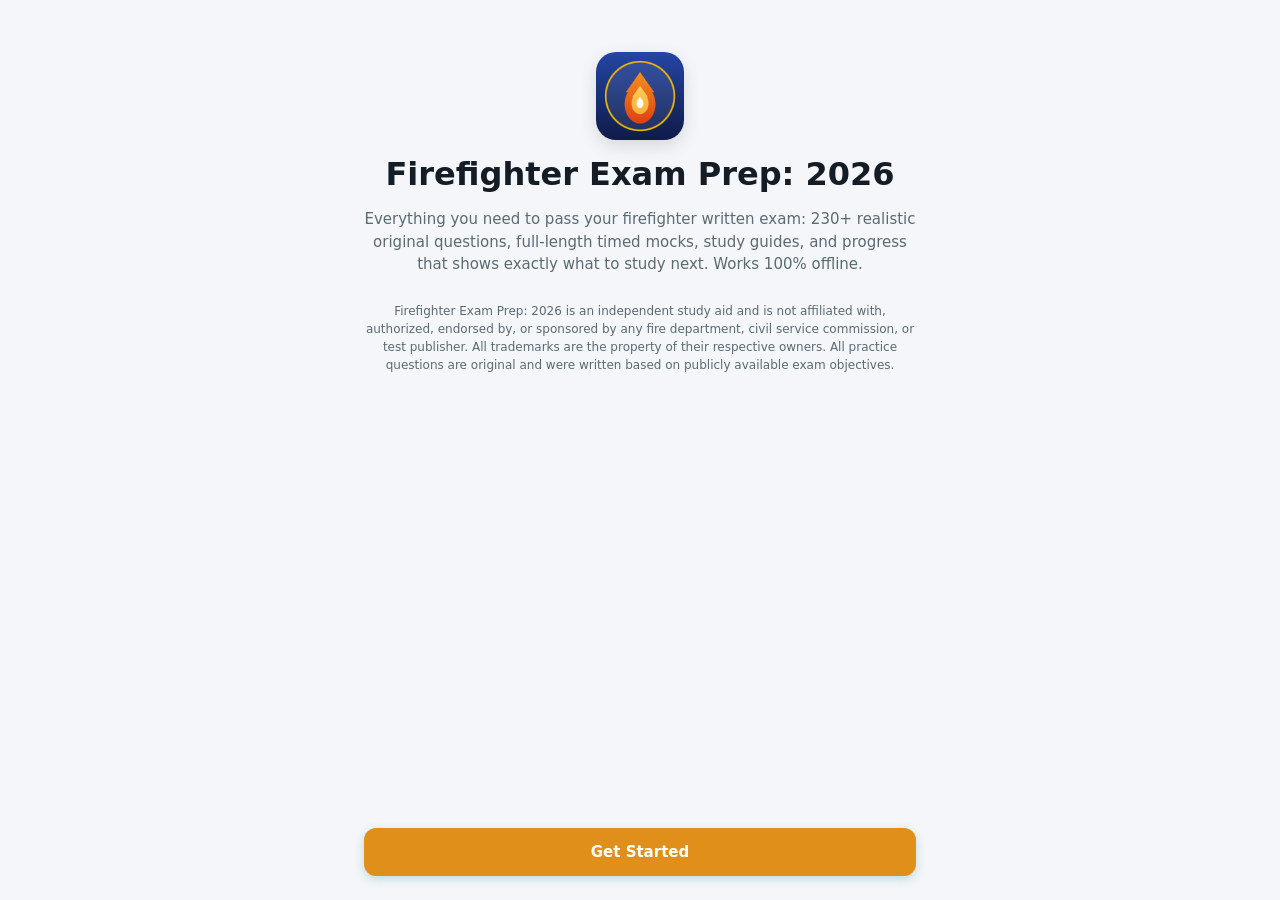
<file: index.html>
<!doctype html>
<html lang="en">
<head>
  <meta charset="utf-8">
  <meta name="viewport" content="width=device-width, initial-scale=1, viewport-fit=cover">
  <title>Firefighter Exam Prep: 2026</title>
  <meta name="description" content="Firefighter written exam prep: 230+ original questions across 6 skill areas, full-length timed mocks, study guides and progress tracking.">
  <meta name="theme-color" content="#1E3A8A">
  <link rel="manifest" href="manifest.webmanifest">
  <link rel="icon" type="image/png" sizes="192x192" href="icons/icon-192.png">
  <link rel="apple-touch-icon" href="icons/icon-192.png">
  <link rel="stylesheet" href="styles.css">
</head>
<body>
  <div id="app" aria-live="polite"></div>
  <div id="modal-root"></div>
  <noscript>Firefighter Exam Prep: 2026 needs JavaScript enabled.</noscript>
  <script src="app.js" defer></script>
</body>
</html>
</file>
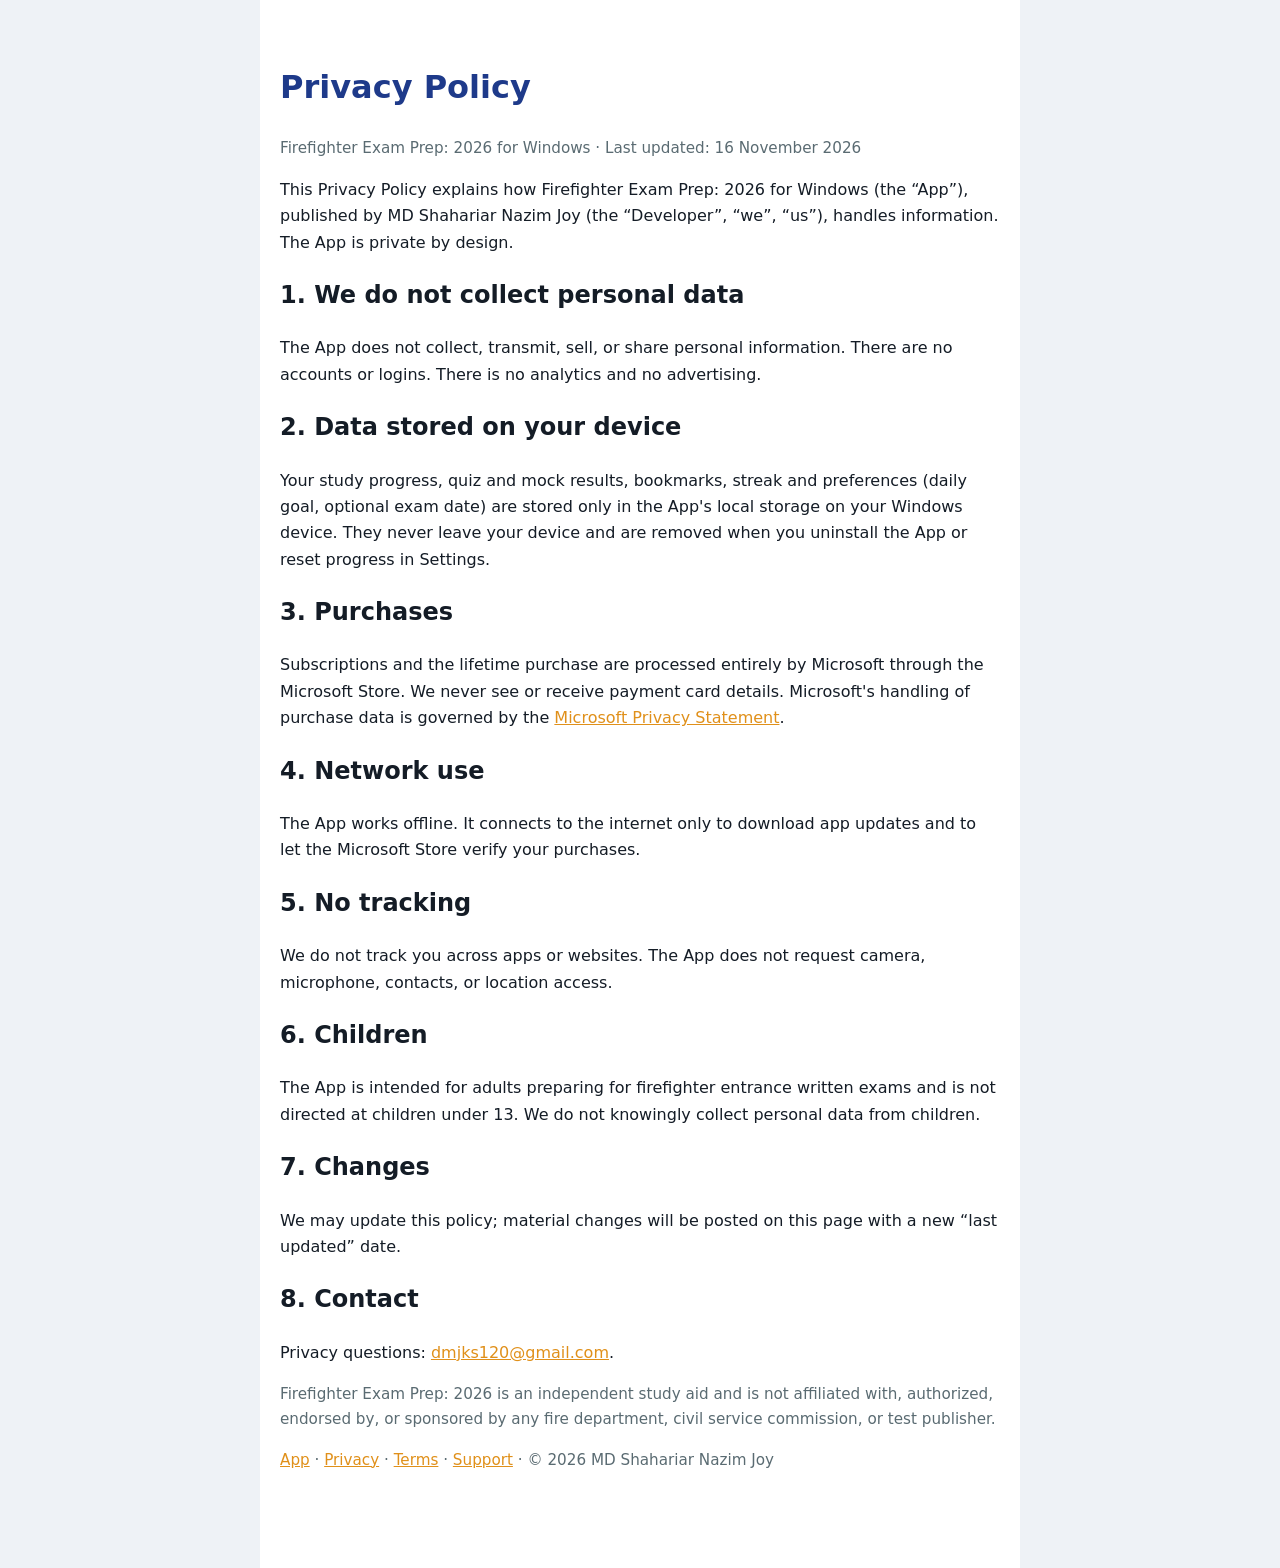
<file: privacy.html>
<!doctype html><html lang="en"><head><meta charset="utf-8"><meta name="viewport" content="width=device-width,initial-scale=1"><title>Privacy Policy · Firefighter Exam Prep: 2026 for Windows</title>
<style>:root{color-scheme:light dark}body{margin:0;font-family:"Segoe UI",system-ui,sans-serif;line-height:1.65;color:#141C26;background:#eef2f6}main{max-width:720px;margin:0 auto;padding:40px 20px 80px;background:#fff}h1{color:#1E3A8A}a{color:#E0901A}.muted{color:#5a6b72;font-size:.95rem}
@media(prefers-color-scheme:dark){body{background:#0f1519;color:#e8eef2}main{background:#182127}h1{color:#7FA3CF}a{color:#F5B54A}.muted{color:#97a6ae}}</style></head><body><main>
<h1>Privacy Policy</h1><p class="muted">Firefighter Exam Prep: 2026 for Windows · Last updated: 16 November 2026</p>
<p>This Privacy Policy explains how Firefighter Exam Prep: 2026 for Windows (the “App”), published by MD Shahariar Nazim Joy (the “Developer”, “we”, “us”), handles information. The App is private by design.</p>
<h2>1. We do not collect personal data</h2><p>The App does not collect, transmit, sell, or share personal information. There are no accounts or logins. There is no analytics and no advertising.</p>
<h2>2. Data stored on your device</h2><p>Your study progress, quiz and mock results, bookmarks, streak and preferences (daily goal, optional exam date) are stored only in the App's local storage on your Windows device. They never leave your device and are removed when you uninstall the App or reset progress in Settings.</p>
<h2>3. Purchases</h2><p>Subscriptions and the lifetime purchase are processed entirely by Microsoft through the Microsoft Store. We never see or receive payment card details. Microsoft's handling of purchase data is governed by the <a href="https://privacy.microsoft.com/privacystatement">Microsoft Privacy Statement</a>.</p>
<h2>4. Network use</h2><p>The App works offline. It connects to the internet only to download app updates and to let the Microsoft Store verify your purchases.</p>
<h2>5. No tracking</h2><p>We do not track you across apps or websites. The App does not request camera, microphone, contacts, or location access.</p>
<h2>6. Children</h2><p>The App is intended for adults preparing for firefighter entrance written exams and is not directed at children under 13. We do not knowingly collect personal data from children.</p>
<h2>7. Changes</h2><p>We may update this policy; material changes will be posted on this page with a new “last updated” date.</p>
<h2>8. Contact</h2><p>Privacy questions: <a href="mailto:dmjks120@gmail.com">dmjks120@gmail.com</a>.</p>
<p class="muted">Firefighter Exam Prep: 2026 is an independent study aid and is not affiliated with, authorized, endorsed by, or sponsored by any fire department, civil service commission, or test publisher.</p><p class="muted"><a href="./">App</a> · <a href="privacy.html">Privacy</a> · <a href="terms.html">Terms</a> · <a href="support.html">Support</a> · © 2026 MD Shahariar Nazim Joy</p></main></body></html>
</file>
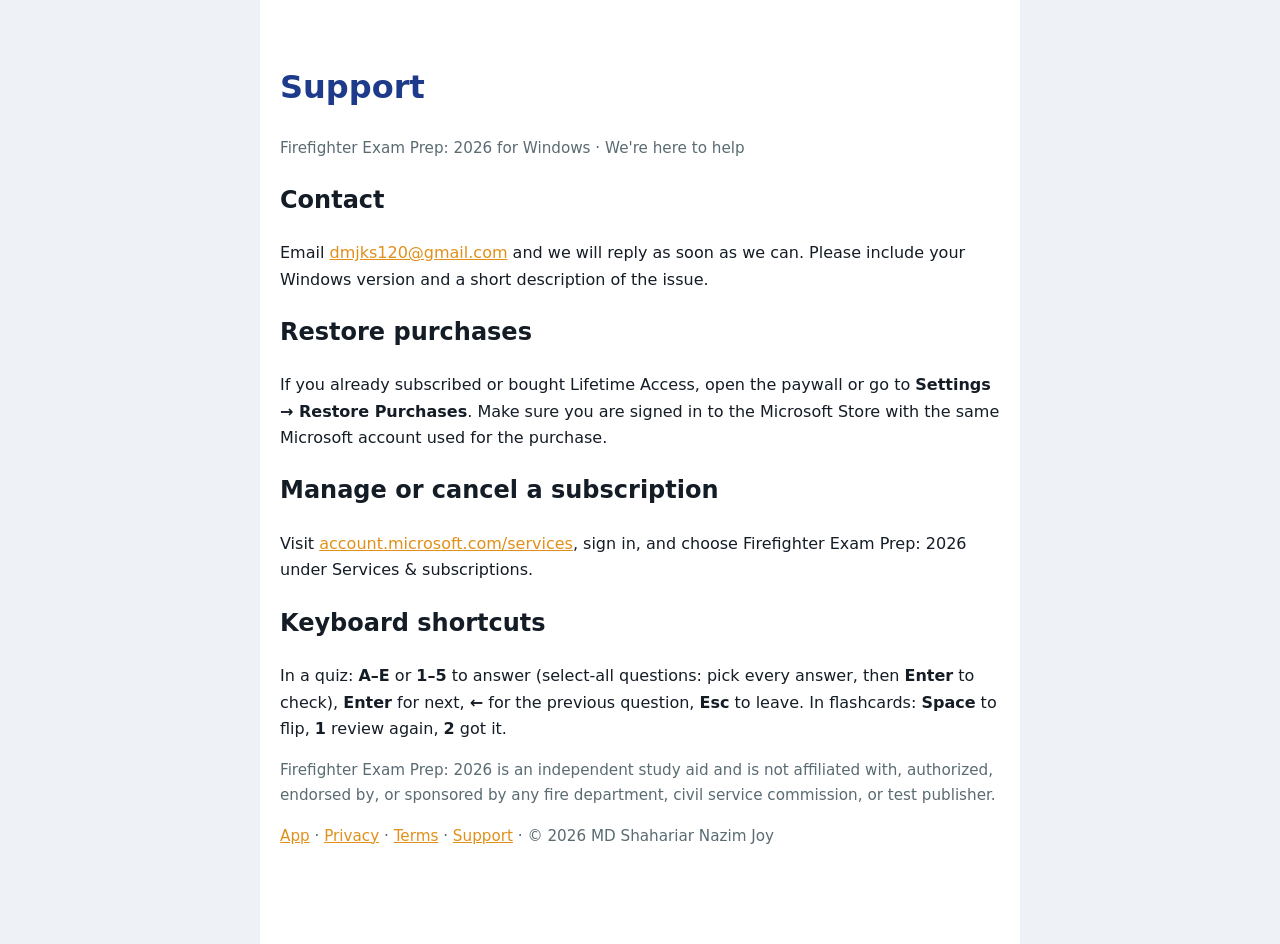
<file: support.html>
<!doctype html><html lang="en"><head><meta charset="utf-8"><meta name="viewport" content="width=device-width,initial-scale=1"><title>Support · Firefighter Exam Prep: 2026 for Windows</title>
<style>:root{color-scheme:light dark}body{margin:0;font-family:"Segoe UI",system-ui,sans-serif;line-height:1.65;color:#141C26;background:#eef2f6}main{max-width:720px;margin:0 auto;padding:40px 20px 80px;background:#fff}h1{color:#1E3A8A}a{color:#E0901A}.muted{color:#5a6b72;font-size:.95rem}
@media(prefers-color-scheme:dark){body{background:#0f1519;color:#e8eef2}main{background:#182127}h1{color:#7FA3CF}a{color:#F5B54A}.muted{color:#97a6ae}}</style></head><body><main>
<h1>Support</h1><p class="muted">Firefighter Exam Prep: 2026 for Windows · We're here to help</p>
<h2>Contact</h2><p>Email <a href="mailto:dmjks120@gmail.com">dmjks120@gmail.com</a> and we will reply as soon as we can. Please include your Windows version and a short description of the issue.</p>
<h2>Restore purchases</h2><p>If you already subscribed or bought Lifetime Access, open the paywall or go to <b>Settings → Restore Purchases</b>. Make sure you are signed in to the Microsoft Store with the same Microsoft account used for the purchase.</p>
<h2>Manage or cancel a subscription</h2><p>Visit <a href="https://account.microsoft.com/services">account.microsoft.com/services</a>, sign in, and choose Firefighter Exam Prep: 2026 under Services &amp; subscriptions.</p>
<h2>Keyboard shortcuts</h2><p>In a quiz: <b>A–E</b> or <b>1–5</b> to answer (select-all questions: pick every answer, then <b>Enter</b> to check), <b>Enter</b> for next, <b>←</b> for the previous question, <b>Esc</b> to leave. In flashcards: <b>Space</b> to flip, <b>1</b> review again, <b>2</b> got it.</p>
<p class="muted">Firefighter Exam Prep: 2026 is an independent study aid and is not affiliated with, authorized, endorsed by, or sponsored by any fire department, civil service commission, or test publisher.</p><p class="muted"><a href="./">App</a> · <a href="privacy.html">Privacy</a> · <a href="terms.html">Terms</a> · <a href="support.html">Support</a> · © 2026 MD Shahariar Nazim Joy</p></main></body></html>
</file>
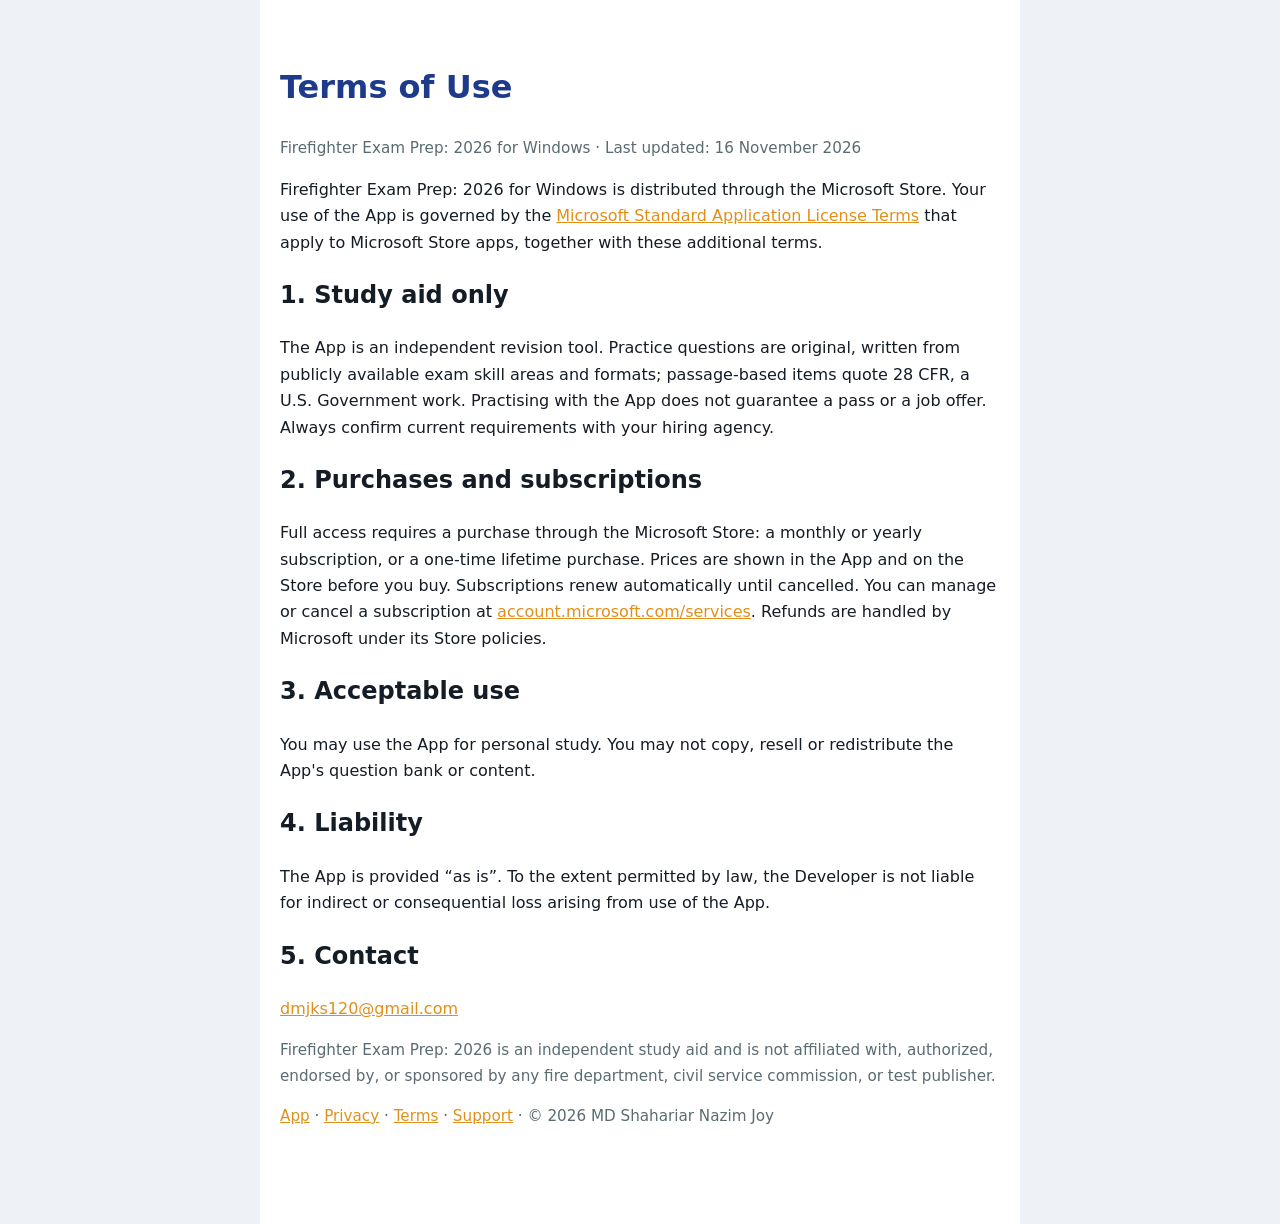
<file: terms.html>
<!doctype html><html lang="en"><head><meta charset="utf-8"><meta name="viewport" content="width=device-width,initial-scale=1"><title>Terms of Use · Firefighter Exam Prep: 2026 for Windows</title>
<style>:root{color-scheme:light dark}body{margin:0;font-family:"Segoe UI",system-ui,sans-serif;line-height:1.65;color:#141C26;background:#eef2f6}main{max-width:720px;margin:0 auto;padding:40px 20px 80px;background:#fff}h1{color:#1E3A8A}a{color:#E0901A}.muted{color:#5a6b72;font-size:.95rem}
@media(prefers-color-scheme:dark){body{background:#0f1519;color:#e8eef2}main{background:#182127}h1{color:#7FA3CF}a{color:#F5B54A}.muted{color:#97a6ae}}</style></head><body><main>
<h1>Terms of Use</h1><p class="muted">Firefighter Exam Prep: 2026 for Windows · Last updated: 16 November 2026</p>
<p>Firefighter Exam Prep: 2026 for Windows is distributed through the Microsoft Store. Your use of the App is governed by the <a href="https://www.microsoft.com/en-us/legal/terms-of-use">Microsoft Standard Application License Terms</a> that apply to Microsoft Store apps, together with these additional terms.</p>
<h2>1. Study aid only</h2><p>The App is an independent revision tool. Practice questions are original, written from publicly available exam skill areas and formats; passage-based items quote 28 CFR, a U.S. Government work. Practising with the App does not guarantee a pass or a job offer. Always confirm current requirements with your hiring agency.</p>
<h2>2. Purchases and subscriptions</h2><p>Full access requires a purchase through the Microsoft Store: a monthly or yearly subscription, or a one-time lifetime purchase. Prices are shown in the App and on the Store before you buy. Subscriptions renew automatically until cancelled. You can manage or cancel a subscription at <a href="https://account.microsoft.com/services">account.microsoft.com/services</a>. Refunds are handled by Microsoft under its Store policies.</p>
<h2>3. Acceptable use</h2><p>You may use the App for personal study. You may not copy, resell or redistribute the App's question bank or content.</p>
<h2>4. Liability</h2><p>The App is provided “as is”. To the extent permitted by law, the Developer is not liable for indirect or consequential loss arising from use of the App.</p>
<h2>5. Contact</h2><p><a href="mailto:dmjks120@gmail.com">dmjks120@gmail.com</a></p>
<p class="muted">Firefighter Exam Prep: 2026 is an independent study aid and is not affiliated with, authorized, endorsed by, or sponsored by any fire department, civil service commission, or test publisher.</p><p class="muted"><a href="./">App</a> · <a href="privacy.html">Privacy</a> · <a href="terms.html">Terms</a> · <a href="support.html">Support</a> · © 2026 MD Shahariar Nazim Joy</p></main></body></html>
</file>
<file: styles.css>
/* Firefighter Exam Prep 2026 visual identity: deep blue + amber, adapted for Windows (Segoe UI, sidebar nav). */
:root {
  --blue: #1E3A8A;
  --amber: #C98A1B;
  --green: #1E8C5A;
  --red: #BE323C;
  --accent: #E0901A;
  --bg: #F4F6F9;
  --card: #FFFFFF;
  --card-2: #F7F9FB;
  --text: #141C26;
  --muted: #5A6B72;
  --line: #D9E1E7;
  --track: #E6ECF0;
  --shadow: 0 1px 2px rgba(31, 58, 95, .06), 0 4px 14px rgba(31, 58, 95, .06);
  --radius: 14px;
  color-scheme: light;
}
@media (prefers-color-scheme: dark) {
  :root {
    --blue: #8EA6F0;
    --accent: #F5B54A;
    --green: #4AC88C;
    --amber: #F2BE4E;
    --red: #F06E78;
    --bg: #0F1519;
    --card: #182127;
    --card-2: #1E2930;
    --text: #E8EEF2;
    --muted: #97A6AE;
    --line: #2B3840;
    --track: #2B3840;
    --shadow: none;
    color-scheme: dark;
  }
}

* { box-sizing: border-box; }
html, body { margin: 0; height: 100%; }
body {
  font-family: "Segoe UI Variable Text", "Segoe UI", system-ui, -apple-system, sans-serif;
  background: var(--bg);
  color: var(--text);
  font-size: 15px;
  line-height: 1.5;
  -webkit-font-smoothing: antialiased;
}
button, input, select { font: inherit; color: inherit; }
button { cursor: pointer; }
a { color: var(--accent); }
h1, h2, h3 { font-family: "Segoe UI Variable Display", "Segoe UI", system-ui, sans-serif; margin: 0; line-height: 1.25; }
h1 { font-size: 28px; font-weight: 700; }
h2 { font-size: 22px; font-weight: 700; }
h3 { font-size: 16px; font-weight: 600; }
.muted { color: var(--muted); }
.small { font-size: 13px; }
.tiny { font-size: 12px; }
.center { text-align: center; }
.stack { display: flex; flex-direction: column; gap: 14px; }
.stack-sm { display: flex; flex-direction: column; gap: 8px; }
.row { display: flex; align-items: center; gap: 12px; }
.grow { flex: 1; min-width: 0; }
.grid-3 { display: grid; grid-template-columns: repeat(3, 1fr); gap: 12px; }
.grid-2 { display: grid; grid-template-columns: repeat(2, 1fr); gap: 12px; }
.hidden { display: none !important; }
:focus-visible { outline: 2px solid var(--accent); outline-offset: 2px; }

/* Layout */
.shell { display: flex; min-height: 100vh; }
.sidebar {
  width: 236px; flex: none; padding: 18px 12px; border-right: 1px solid var(--line);
  background: var(--card); position: sticky; top: 0; height: 100vh; display: flex; flex-direction: column; gap: 4px;
}
.brand { display: flex; align-items: center; gap: 10px; padding: 4px 10px 18px; }
.brand img { width: 36px; height: 36px; border-radius: 9px; }
.brand b { font-size: 14px; line-height: 1.2; }
.nav-item {
  display: flex; align-items: center; gap: 12px; padding: 10px 12px; border-radius: 8px;
  border: 0; background: none; text-align: left; width: 100%; color: var(--text); position: relative;
}
.nav-item:hover { background: var(--card-2); }
.nav-item.active { background: var(--card-2); font-weight: 600; }
.nav-item.active::before { content: ""; position: absolute; left: 0; top: 10px; bottom: 10px; width: 3px; border-radius: 3px; background: var(--accent); }
.nav-item svg { width: 20px; height: 20px; color: var(--accent); }
.main { flex: 1; min-width: 0; }
.content { max-width: 760px; margin: 0 auto; padding: 28px 24px 96px; }
.content.narrow { max-width: 600px; }
.page-head { display: flex; align-items: center; gap: 10px; margin-bottom: 18px; }
.back { border: 0; background: none; padding: 6px; border-radius: 8px; color: var(--muted); display: inline-flex; }
.back:hover { background: var(--card-2); }
.back svg { width: 20px; height: 20px; }
.tabbar { display: none; }

@media (max-width: 760px) {
  .sidebar { display: none; }
  .tabbar {
    display: flex; position: fixed; bottom: 0; left: 0; right: 0; background: var(--card);
    border-top: 1px solid var(--line); padding: 6px 4px calc(6px + env(safe-area-inset-bottom)); z-index: 10;
  }
  .tabbar button { flex: 1; border: 0; background: none; display: flex; flex-direction: column; align-items: center; gap: 2px; font-size: 11px; color: var(--muted); padding: 4px 0; }
  .tabbar button.active { color: var(--accent); font-weight: 600; }
  .tabbar svg { width: 22px; height: 22px; }
  .content { padding: 18px 16px 100px; }
  h1 { font-size: 24px; }
}

/* Cards & components */
.card { background: var(--card); border-radius: var(--radius); padding: 16px; box-shadow: var(--shadow); border: 1px solid var(--line); }
.card.flat { box-shadow: none; }
.list { background: var(--card); border-radius: var(--radius); border: 1px solid var(--line); overflow: hidden; box-shadow: var(--shadow); }
.list-head { font-size: 12px; font-weight: 600; text-transform: uppercase; letter-spacing: .04em; color: var(--muted); margin: 18px 4px 8px; }
.list-row {
  display: flex; align-items: center; gap: 14px; padding: 13px 16px; border: 0; background: none; width: 100%;
  text-align: left; border-bottom: 1px solid var(--line); text-decoration: none; color: var(--text);
}
.list-row:last-child { border-bottom: 0; }
button.list-row:hover, a.list-row:hover { background: var(--card-2); }
.list-row svg.ic { width: 20px; height: 20px; flex: none; }
.list-row .chev { width: 16px; height: 16px; color: var(--muted); flex: none; }
.list-foot { font-size: 12px; color: var(--muted); margin: 8px 4px 0; }

.btn {
  display: inline-flex; align-items: center; justify-content: center; gap: 8px; border: 0; border-radius: 12px;
  padding: 13px 18px; font-weight: 600; background: var(--accent); color: #fff; width: 100%; text-decoration: none;
  box-shadow: 0 3px 10px rgba(22, 140, 140, .25); transition: filter .15s, transform .05s;
}
.btn:hover { filter: brightness(1.06); }
.btn:active { transform: translateY(1px); }
.btn[disabled] { background: #9AA6AD; box-shadow: none; cursor: not-allowed; filter: none; }
.btn.secondary { background: var(--card-2); color: var(--text); border: 1px solid var(--line); box-shadow: none; }
.btn.secondary[disabled] { opacity: .5; }
.btn.navy { background: var(--blue); }
.btn.green { background: var(--green); }
.btn.amber { background: var(--amber); color: #2B1E00; }
.btn.red { background: var(--red); }
.btn.link { background: none; color: var(--accent); box-shadow: none; width: auto; padding: 8px; }
.btn.auto { width: auto; }
@media (prefers-color-scheme: dark) { .btn.navy { background: #183058; } }

.stat { text-align: center; padding: 14px 8px; }
.stat svg { width: 22px; height: 22px; }
.stat .v { font-size: 22px; font-weight: 700; font-variant-numeric: tabular-nums; }
.stat .l { font-size: 12px; color: var(--muted); }

.hero-card {
  border: 0; text-align: left; width: 100%; color: #fff; border-radius: 18px; padding: 20px;
  background: linear-gradient(135deg, #122648, #1C4664); box-shadow: 0 8px 24px rgba(18, 38, 72, .25);
}
.hero-card:hover { filter: brightness(1.05); }
.hero-card h3 { font-size: 18px; display: flex; align-items: center; gap: 8px; }
.hero-card svg { width: 22px; height: 22px; }
.hero-card p { margin: 6px 0 0; opacity: .9; }

.action {
  display: flex; align-items: center; gap: 14px; padding: 16px; border-radius: var(--radius); width: 100%;
  background: var(--card); border: 1px solid var(--line); text-align: left; box-shadow: var(--shadow);
}
.action:hover { background: var(--card-2); }
.action svg.ic { width: 26px; height: 26px; flex: none; }
.action .chev { width: 16px; height: 16px; color: var(--muted); }

.bar { height: 8px; border-radius: 6px; background: var(--track); overflow: hidden; }
.bar > i { display: block; height: 100%; border-radius: 6px; background: var(--accent); }
.progress-thin { height: 4px; border-radius: 4px; background: var(--track); overflow: hidden; }
.progress-thin > i { display: block; height: 100%; background: var(--blue); transition: width .2s; }

.ring { position: relative; width: 160px; height: 160px; margin: 0 auto; }
.ring svg { width: 100%; height: 100%; transform: rotate(-90deg); }
.ring .lbl { position: absolute; inset: 0; display: flex; flex-direction: column; align-items: center; justify-content: center; }
.ring .lbl b { font-size: 32px; font-variant-numeric: tabular-nums; }
.ring .lbl span { font-size: 12px; color: var(--muted); }

.badge { display: inline-block; font-size: 11px; font-weight: 700; color: #fff; background: var(--amber); padding: 2px 8px; border-radius: 99px; }

/* Selectable cards (onboarding) */
.select {
  display: flex; align-items: center; gap: 14px; padding: 15px; width: 100%; text-align: left;
  border-radius: 14px; border: 1px solid var(--line); background: var(--card);
}
.select:hover { border-color: var(--accent); }
.select.on { border: 2px solid var(--accent); background: color-mix(in srgb, var(--accent) 10%, var(--card)); padding: 14px; }
.select svg.ic { width: 26px; height: 26px; color: var(--accent); flex: none; }
.select .tick { width: 22px; height: 22px; flex: none; color: var(--line); }
.select.on .tick { color: var(--accent); }
.steps { display: flex; gap: 4px; }
.steps i { flex: 1; height: 4px; border-radius: 4px; background: var(--track); }
.steps i.on { background: var(--accent); }
.goal-pick { display: grid; grid-template-columns: repeat(4, 1fr); gap: 10px; }
.goal-pick button { padding: 14px 0; border-radius: 10px; border: 1px solid var(--line); background: var(--card); font-weight: 600; }
.goal-pick button.on { background: var(--accent); color: #fff; border-color: var(--accent); }

/* Quiz */
.quiz-top { position: sticky; top: 0; z-index: 5; background: color-mix(in srgb, var(--bg) 88%, transparent); backdrop-filter: blur(12px); border-bottom: 1px solid var(--line); }
.quiz-top .inner { max-width: 760px; margin: 0 auto; padding: 12px 24px 10px; }
.quiz-bottom { position: sticky; bottom: 0; background: color-mix(in srgb, var(--bg) 88%, transparent); backdrop-filter: blur(12px); border-top: 1px solid var(--line); }
.quiz-bottom .inner { max-width: 760px; margin: 0 auto; padding: 14px 24px; display: flex; gap: 12px; }
.icon-btn { border: 0; background: none; padding: 6px; border-radius: 8px; color: var(--muted); display: inline-flex; }
.icon-btn:hover { background: var(--card-2); }
.icon-btn svg { width: 22px; height: 22px; }
.timer { font-weight: 600; font-variant-numeric: tabular-nums; display: inline-flex; align-items: center; gap: 6px; }
.timer svg { width: 18px; height: 18px; }
.timer.low { color: var(--red); }
.topic-tag { font-size: 12px; font-weight: 700; letter-spacing: .05em; color: var(--blue); text-transform: uppercase; }
.stem { font-size: 19px; font-weight: 600; margin: 6px 0 4px; }
.option {
  display: flex; align-items: flex-start; gap: 12px; width: 100%; text-align: left; padding: 14px;
  border-radius: 14px; border: 1.5px solid var(--line); background: var(--card);
}
.option:hover:not([disabled]) { border-color: var(--accent); }
.option .ltr { width: 28px; height: 28px; border-radius: 50%; background: var(--track); display: flex; align-items: center; justify-content: center; font-weight: 700; font-size: 13px; flex: none; }
.option .txt { flex: 1; padding-top: 3px; }
.option svg { width: 22px; height: 22px; flex: none; margin-top: 3px; }
.option.selected { border-color: var(--blue); background: color-mix(in srgb, var(--blue) 12%, var(--card)); }
.option.selected .ltr { background: var(--blue); color: #fff; }
.option.correct { border-color: var(--green); background: color-mix(in srgb, var(--green) 14%, var(--card)); }
.option.correct .ltr { background: var(--green); color: #fff; }
.option.correct svg { color: var(--green); }
.option.wrong { border-color: var(--red); background: color-mix(in srgb, var(--red) 14%, var(--card)); }
.option.wrong .ltr { background: var(--red); color: #fff; }
.option.wrong svg { color: var(--red); }
.option[disabled] { cursor: default; }
.kbd { font-size: 11px; border: 1px solid var(--line); border-radius: 4px; padding: 0 5px; color: var(--muted); }
.flag-btn { border: 1px solid var(--line); background: var(--card); border-radius: 12px; padding: 0 14px; color: var(--amber); display: inline-flex; align-items: center; }
.flag-btn svg { width: 20px; height: 20px; }
.qgrid { display: grid; grid-template-columns: repeat(auto-fill, minmax(36px, 1fr)); gap: 6px; margin-top: 10px; }
.qgrid button { height: 32px; border-radius: 8px; border: 1px solid var(--line); background: var(--card); font-size: 12px; font-weight: 600; }
.qgrid button.ans { background: color-mix(in srgb, var(--blue) 14%, var(--card)); border-color: var(--blue); }
.qgrid button.cur { outline: 2px solid var(--accent); }
.qgrid button.flg { border-color: var(--amber); color: var(--amber); }

/* Forms */
.field { display: flex; align-items: center; justify-content: space-between; gap: 12px; padding: 12px 16px; border-bottom: 1px solid var(--line); }
.field:last-child { border-bottom: 0; }
.field input[type=number], .field input[type=text], .field input[type=date], .field select {
  border: 1px solid var(--line); background: var(--card-2); border-radius: 8px; padding: 7px 10px; width: 150px; text-align: right;
}
.field select { text-align: left; width: auto; min-width: 170px; }
.field input[type=range] { width: 100%; accent-color: var(--accent); }
.seg { display: flex; background: var(--track); border-radius: 10px; padding: 3px; gap: 3px; }
.seg button { flex: 1; border: 0; background: none; padding: 7px; border-radius: 8px; font-weight: 600; }
.seg button.on { background: var(--card); box-shadow: var(--shadow); }
.result-big { font-size: 22px; font-weight: 700; }

/* Chart */
.chart { width: 100%; height: 190px; }
.chart text { fill: var(--muted); font-size: 11px; }

/* Paywall */
.plan { width: 100%; text-align: left; padding: 14px; border-radius: 14px; border: 1px solid var(--line); background: var(--card); display: flex; flex-direction: column; gap: 6px; }
.plan.on { border: 2px solid var(--blue); background: color-mix(in srgb, var(--blue) 10%, var(--card)); padding: 13px; }
.plan .price { font-size: 19px; font-weight: 700; }
.feature { display: flex; align-items: center; gap: 12px; }
.feature svg { width: 18px; height: 18px; color: var(--blue); flex: none; }
.error { color: var(--red); font-size: 13px; text-align: center; }
.logo { width: 88px; height: 88px; border-radius: 20px; display: block; margin: 0 auto; box-shadow: 0 6px 18px rgba(0,0,0,.12); }

/* Flashcard */
.flash { min-height: 260px; }

/* Modal */
.modal-back { position: fixed; inset: 0; background: rgba(0, 0, 0, .4); display: flex; align-items: center; justify-content: center; padding: 16px; z-index: 50; }
.modal { background: var(--card); border-radius: 14px; padding: 22px; max-width: 420px; width: 100%; box-shadow: 0 20px 60px rgba(0,0,0,.3); }
.modal .row { justify-content: flex-end; margin-top: 18px; }
.modal .btn { width: auto; }

.splash { min-height: 100vh; display: flex; flex-direction: column; align-items: center; justify-content: center; gap: 12px; }
.spinner { width: 26px; height: 26px; border: 3px solid var(--track); border-top-color: var(--accent); border-radius: 50%; animation: spin .8s linear infinite; }
@keyframes spin { to { transform: rotate(360deg); } }
.empty { text-align: center; padding: 48px 16px; }
.empty svg { width: 44px; height: 44px; color: var(--green); }
.ref-row b { display: block; }

/* Shared components: week chart, tiles, flashcards */
.passage { background: var(--card-2); border: 1px solid var(--line); border-radius: 12px; padding: 16px 18px; font-size: 15px; line-height: 1.65; white-space: pre-line; }
.passage-label { font-size: 12px; font-weight: 700; letter-spacing: .05em; text-transform: uppercase; color: var(--muted); margin-bottom: 6px; display: flex; justify-content: space-between; }
.quiz-split { display: grid; grid-template-columns: 1fr; gap: 20px; }
.quiz-top .inner, .quiz-bottom .inner, .content.wide { max-width: 1180px; }
@media (min-width: 1100px) {
  .quiz-split.has-passage { grid-template-columns: minmax(0, 1.1fr) minmax(0, 1fr); align-items: start; }
  .quiz-split.has-passage .passage-col { position: sticky; top: 92px; max-height: calc(100vh - 190px); overflow: auto; }
}
.source { font-size: 12px; color: var(--muted); font-style: italic; }
.week { display: grid; grid-template-columns: repeat(7, 1fr); gap: 8px; align-items: end; height: 130px; }
.week .col { display: flex; flex-direction: column; align-items: center; gap: 6px; height: 100%; justify-content: flex-end; }
.week .col i { width: 100%; max-width: 34px; border-radius: 6px 6px 3px 3px; background: linear-gradient(180deg, var(--blue), color-mix(in srgb, var(--blue) 70%, transparent)); min-height: 3px; }
.week .col span { font-size: 11px; color: var(--muted); }
.week .col b { font-size: 11px; font-weight: 600; color: var(--muted); }
.tiles { display: grid; grid-template-columns: repeat(2, 1fr); gap: 12px; }
.tile { display: flex; flex-direction: column; align-items: flex-start; gap: 6px; padding: 16px; border-radius: var(--radius); background: var(--card); border: 1px solid var(--line); text-align: left; box-shadow: var(--shadow); }
.tile:hover { background: var(--card-2); }
.tile .ib { width: 40px; height: 40px; border-radius: 10px; display: flex; align-items: center; justify-content: center; color: #fff; }
.tile .ib svg { width: 22px; height: 22px; }
.tile h3 { font-size: 15px; }
.essay-box { width: 100%; min-height: 260px; resize: vertical; border: 1px solid var(--line); border-radius: 12px; padding: 14px; background: var(--card); color: var(--text); font: inherit; line-height: 1.6; }
.toggle { appearance: none; width: 42px; height: 24px; border-radius: 99px; background: var(--track); position: relative; cursor: pointer; flex: none; transition: background .15s; }
.toggle::after { content: ""; position: absolute; top: 3px; left: 3px; width: 18px; height: 18px; border-radius: 50%; background: #fff; box-shadow: 0 1px 3px rgba(0,0,0,.25); transition: left .15s; }
.toggle:checked { background: var(--accent); }
.toggle:checked::after { left: 21px; }
.flipcard { min-height: 320px; display: flex; flex-direction: column; align-items: center; justify-content: center; text-align: center; gap: 14px; cursor: pointer; padding: 28px; }
.pill { display: inline-block; font-size: 12px; font-weight: 600; padding: 3px 10px; border-radius: 99px; background: color-mix(in srgb, var(--blue) 10%, var(--card)); color: var(--blue); }
textarea { font: inherit; }
@media (max-width: 760px) { .tiles { grid-template-columns: 1fr 1fr; } .week { height: 110px; } }
.num { flex: none; width: 22px; height: 22px; border-radius: 50%; background: var(--blue); color: #fff; font-size: 12px; font-weight: 700; display: inline-flex; align-items: center; justify-content: center; margin-top: 1px; }
/* Study library */
.search { display: flex; align-items: center; gap: 10px; background: var(--card); border: 1px solid var(--line); border-radius: 12px; padding: 0 14px; }
.search svg { width: 18px; height: 18px; color: var(--muted); flex: none; }
.search input { flex: 1; border: 0; background: none; font: inherit; color: var(--text); padding: 12px 0; outline: none; }
.lib-list { margin: 0; padding-left: 20px; display: flex; flex-direction: column; gap: 6px; font-size: 14px; line-height: 1.5; }
.lib-table { overflow-x: auto; }
.lib-table table { border-collapse: collapse; width: 100%; font-size: 14px; }
.lib-table th, .lib-table td { text-align: left; padding: 8px 10px; border-bottom: 1px solid var(--line); vertical-align: top; }
.lib-table th { font-size: 12px; text-transform: uppercase; letter-spacing: .04em; color: var(--muted); }
.lib-formula { display: flex; flex-direction: column; gap: 4px; background: var(--card-2); border: 1px solid var(--line); border-radius: 10px; padding: 10px 14px; }
.lib-formula code { font: 600 15px/1.4 "Cascadia Code", Consolas, monospace; color: var(--blue); }
.lib-tip { display: flex; gap: 10px; align-items: flex-start; background: color-mix(in srgb, var(--accent) 10%, var(--card)); border: 1px solid color-mix(in srgb, var(--accent) 35%, var(--line)); border-radius: 10px; padding: 10px 14px; }
</file>
